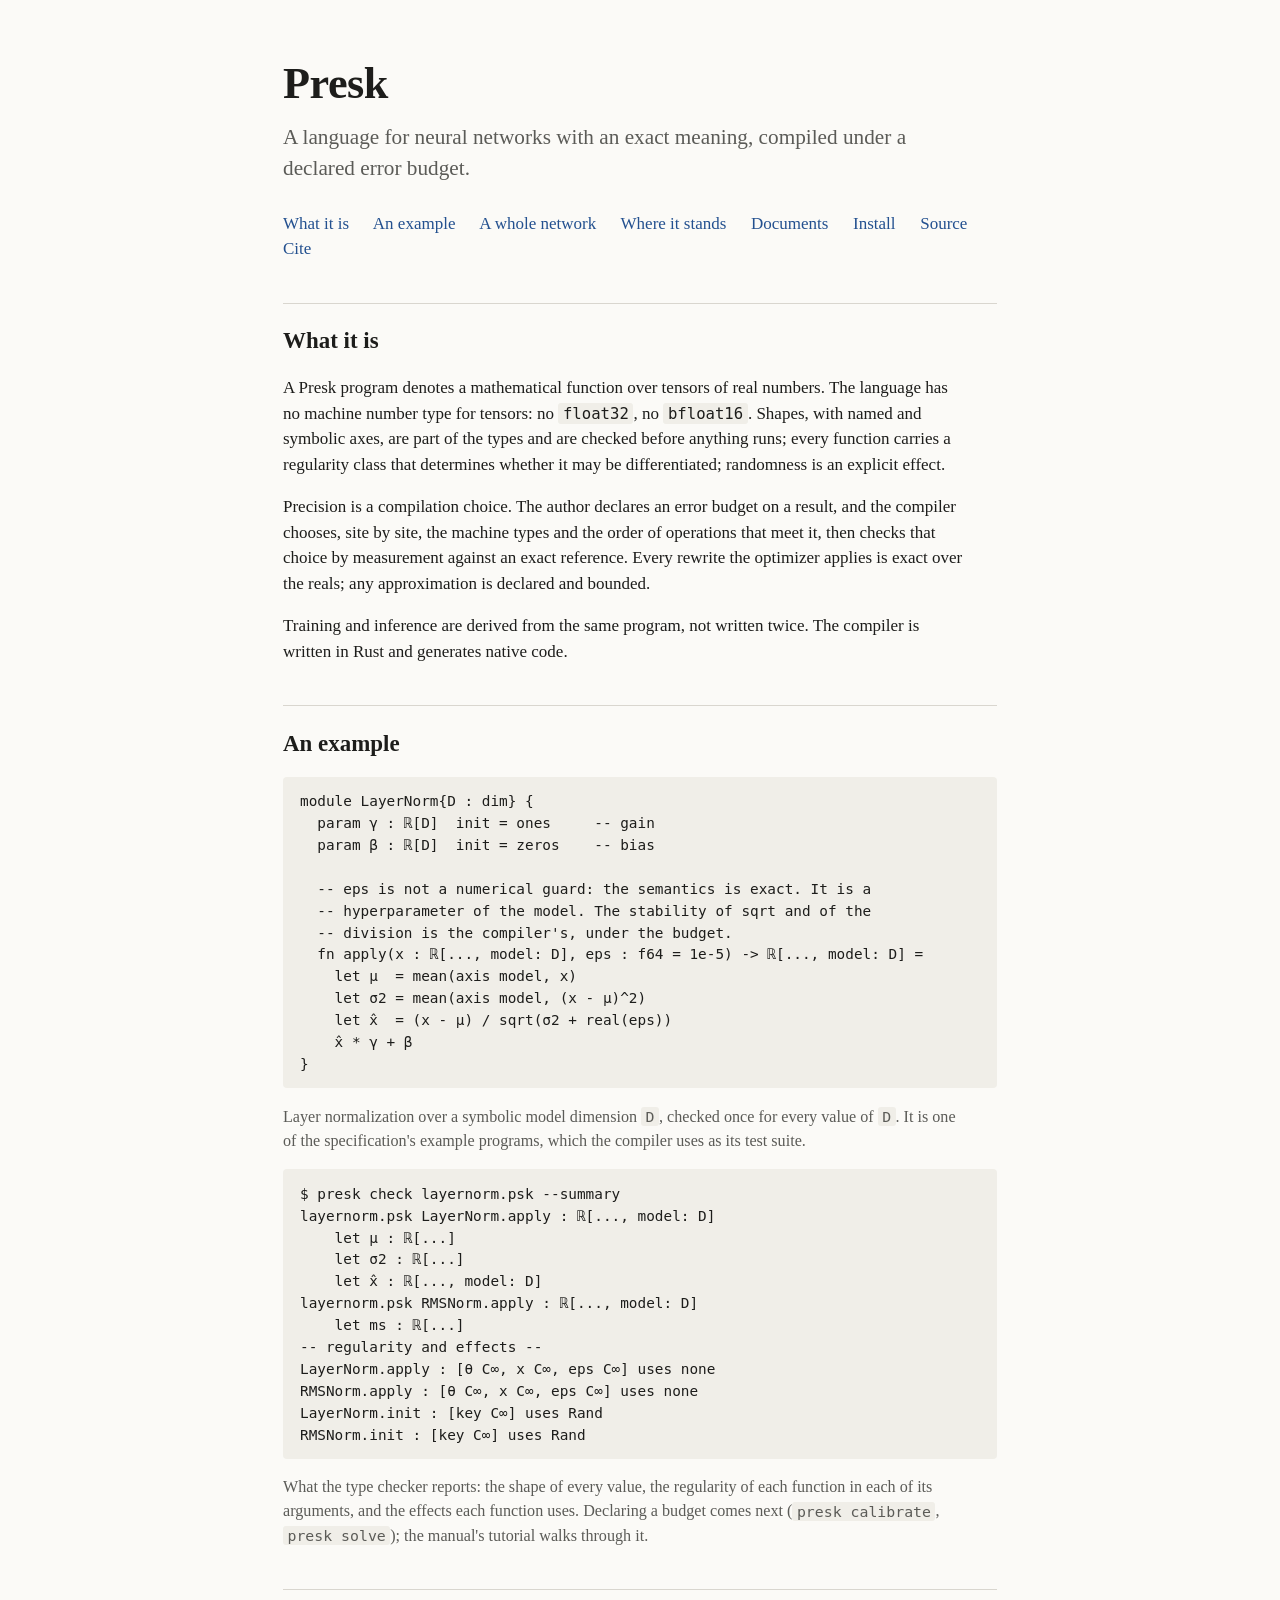
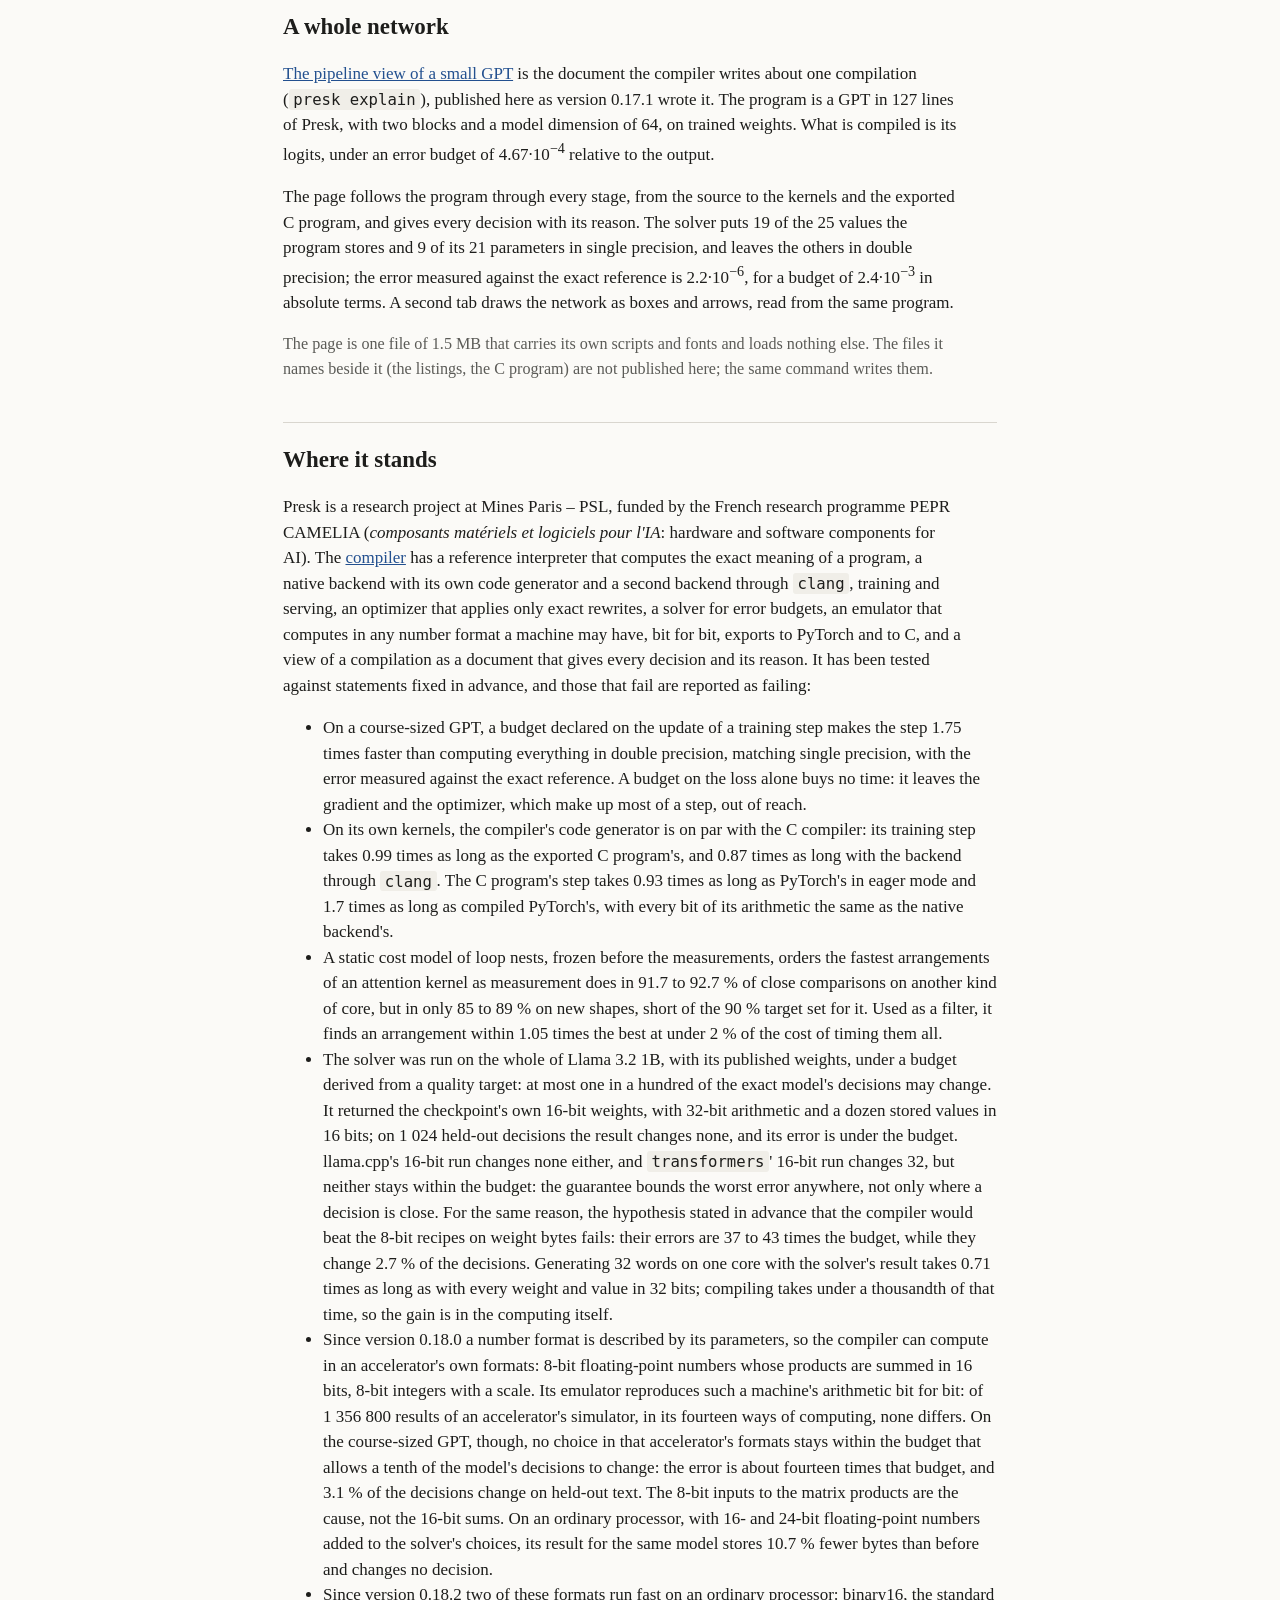
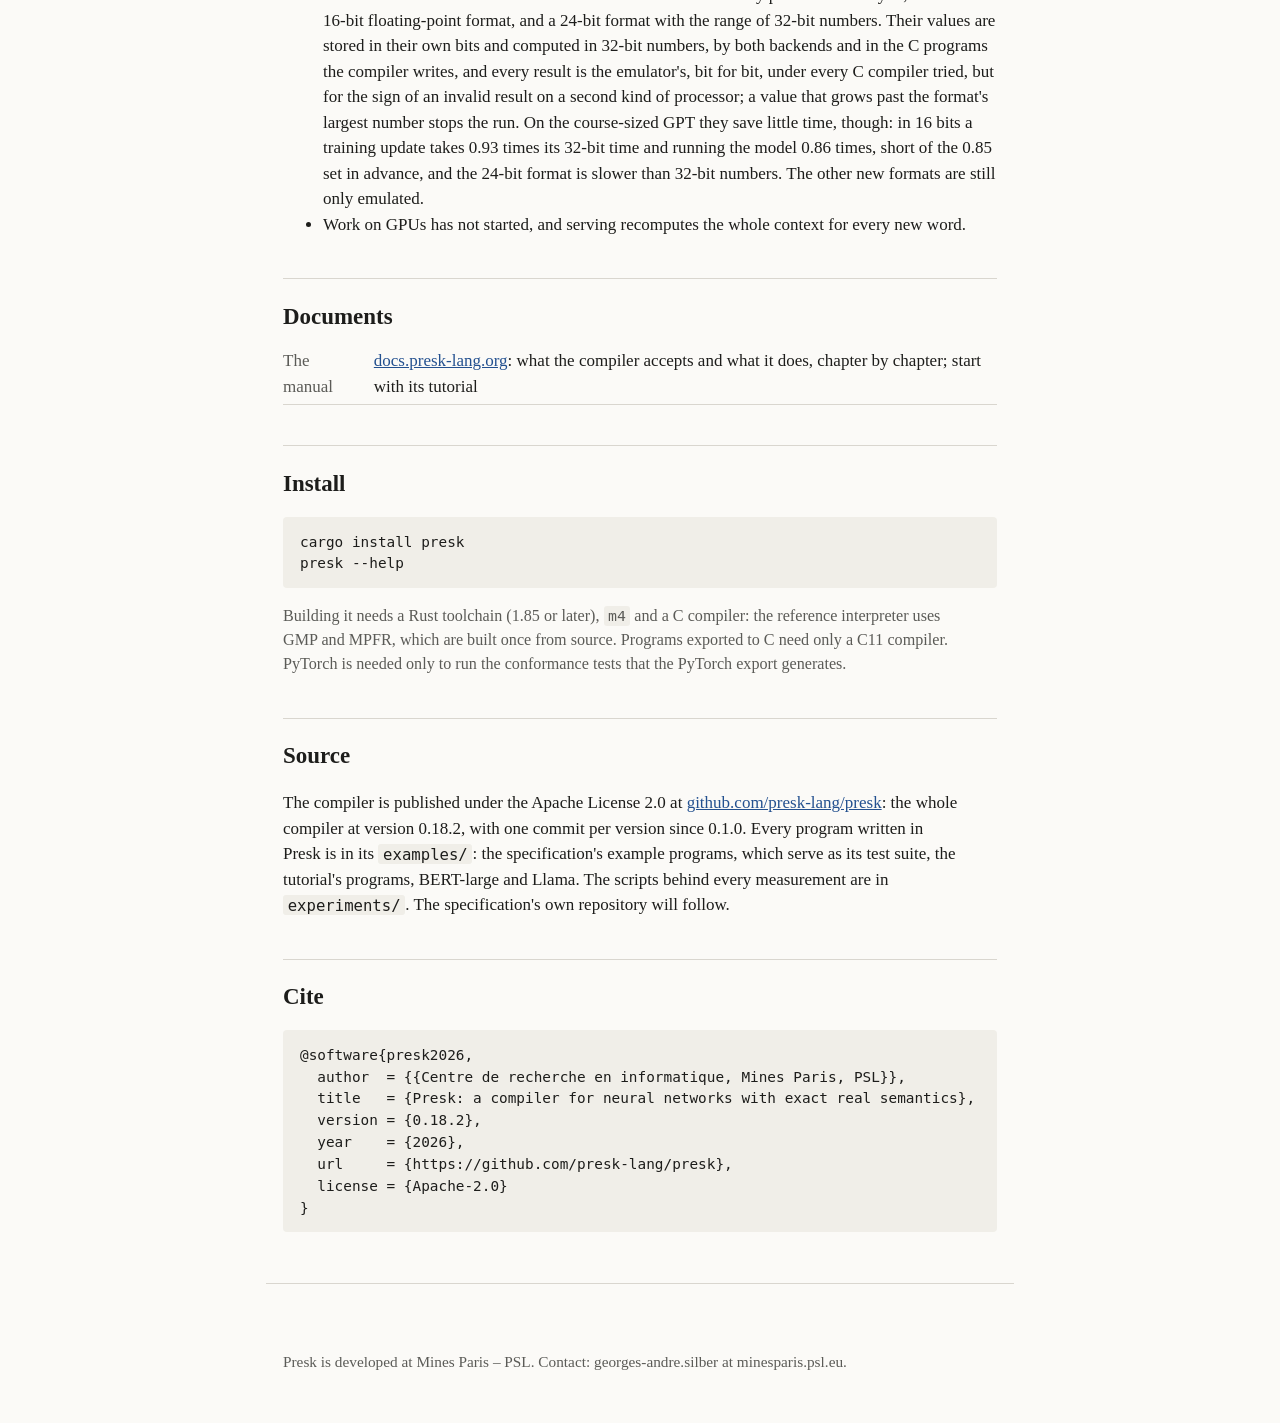
<file: site/index.html>
<!doctype html>
<html lang="en">
<head>
<meta charset="utf-8">
<meta name="viewport" content="width=device-width, initial-scale=1">
<title>Presk</title>
<meta name="description" content="Presk is a language and compiler for neural networks whose programs have an exact mathematical meaning and are compiled under a declared error budget.">
<link rel="stylesheet" href="style.css">
</head>
<body>

<header>
  <h1>Presk</h1>
  <!-- The tagline follows the report's framing; kept by the user on 2026-11-09
       (presk-project/docs/publication-2026-11-09.md, decision 6). -->
  <p class="tagline">A language for neural networks with an exact meaning, compiled under a declared error budget.</p>
  <nav>
    <a href="#what">What it is</a>
    <a href="#example">An example</a>
    <a href="#network">A whole network</a>
    <a href="#status">Where it stands</a>
    <a href="#documents">Documents</a>
    <a href="#install">Install</a>
    <a href="#source">Source</a>
    <a href="#cite">Cite</a>
  </nav>
</header>

<main>

<h2 id="what">What it is</h2>
<p>A Presk program denotes a mathematical function over tensors of real
numbers. The language has no machine number type for tensors: no <code>float32</code>,
no <code>bfloat16</code>. Shapes, with named and symbolic axes, are part of
the types and are checked before anything runs; every function carries a
regularity class that determines whether it may be differentiated; randomness
is an explicit effect.</p>
<p>Precision is a compilation choice. The author declares an error budget
on a result, and the compiler chooses, site by site, the machine types and
the order of operations that meet it, then checks that choice by measurement
against an exact reference. Every rewrite the optimizer applies is exact
over the reals; any approximation is declared and bounded.</p>
<p>Training and inference are derived from the same program, not written
twice. The compiler is written in Rust and generates native code.</p>

<h2 id="example">An example</h2>
<!-- presk's examples/spec/layernorm/layernorm.psk at v0.18.2, unchanged since v0.17.2 (the specification's programs
     moved there, D198), the LayerNorm module, verbatim (comments shortened). -->
<pre><code>module LayerNorm{D : dim} {
  param γ : ℝ[D]  init = ones     -- gain
  param β : ℝ[D]  init = zeros    -- bias

  -- eps is not a numerical guard: the semantics is exact. It is a
  -- hyperparameter of the model. The stability of sqrt and of the
  -- division is the compiler's, under the budget.
  fn apply(x : ℝ[..., model: D], eps : f64 = 1e-5) -> ℝ[..., model: D] =
    let μ  = mean(axis model, x)
    let σ2 = mean(axis model, (x - μ)^2)
    let x̂  = (x - μ) / sqrt(σ2 + real(eps))
    x̂ * γ + β
}</code></pre>
<p class="note">Layer normalization over a symbolic model dimension
<code>D</code>, checked once for every value of <code>D</code>. It is one of
the specification's example programs, which the compiler uses as its test
suite.</p>
<!-- The output of `presk check layernorm.psk --summary` in examples/spec/layernorm/ at 0.18.2 (the file also
     holds an RMSNorm module), verbatim, 2026-11-19; the same as at 0.17.1, 0.17.2 and 0.18.0. -->
<pre><code>$ presk check layernorm.psk --summary
layernorm.psk LayerNorm.apply : ℝ[..., model: D]
    let μ : ℝ[...]
    let σ2 : ℝ[...]
    let x̂ : ℝ[..., model: D]
layernorm.psk RMSNorm.apply : ℝ[..., model: D]
    let ms : ℝ[...]
-- regularity and effects --
LayerNorm.apply : [θ C∞, x C∞, eps C∞] uses none
RMSNorm.apply : [θ C∞, x C∞, eps C∞] uses none
LayerNorm.init : [key C∞] uses Rand
RMSNorm.init : [key C∞] uses Rand</code></pre>
<p class="note">What the type checker reports: the shape of every value,
the regularity of each function in each of its arguments, and the effects
each function uses. Declaring a budget comes next (<code>presk
calibrate</code>, <code>presk solve</code>); the manual's tutorial walks
through it.</p>

<h2 id="network">A whole network</h2>
<!-- gpt/index.html is the page `presk explain --format html` wrote at 0.17.1 for the entry `logits` of
     experiments/margins.psk (its header comment one sentence shorter), which imports the GPT of
     corpus/nlp/05_gpt.psk (D = 64, H = 2, L = 2; B = 2, T = 256), on trained weights, under the budget
     4.67e-4, planned under the profile crates/presk-explain/tests/data/x925-frozen.json, for the native and C
     targets; copied byte for byte on 2026-11-13
     (sha256 ff8ad4639ec587b3fc592a58bb6254cee344630f6ca1f640d9ba2fb06923d011). The numbers below are those of
     its sections 0 and 6.3; the 127 lines are its section 1's listing of 05_gpt.psk. -->
<p><a href="gpt/">The pipeline view of a small GPT</a> is the document the
compiler writes about one compilation (<code>presk explain</code>),
published here as version 0.17.1 wrote it. The program is a GPT in 127
lines of Presk, with two blocks and a model dimension of 64, on trained
weights. What is compiled is its logits, under an error budget of
4.67·10<sup>−4</sup> relative to the output.</p>
<p>The page follows the program through every stage, from the source to
the kernels and the exported C program, and gives every decision with its
reason. The solver puts 19 of the 25 values the program stores and 9 of
its 21 parameters in single precision, and leaves the others in double
precision; the error measured against the exact reference is
2.2·10<sup>−6</sup>, for a budget of 2.4·10<sup>−3</sup> in absolute terms.
A second tab draws the network as boxes and arrows, read from the same
program.</p>
<p class="note">The page is one file of 1.5&nbsp;MB that carries its own
scripts and fonts and loads nothing else. The files it names beside it
(the listings, the C program) are not published here; the same command
writes them.</p>

<h2 id="status">Where it stands</h2>
<!-- In step with presk-specs/docs/status-2026-11-18-0.18.2.md (version 0.18.2, tagged 2026-11-19), the
     0.18.0 note it follows (status-2026-11-14-0.18.0.md) and the
     compiler's CHANGELOG; what fails is said to fail. Each number's record is in the comment beside it. -->
<!-- The funding sentence is the user's (2026-11-12). -->
<p>Presk is a research project at Mines Paris – PSL, funded by the French
research programme PEPR CAMELIA (<i lang="fr">composants matériels et
logiciels pour l'IA</i>: hardware and software components for AI). The
<a href="https://github.com/presk-lang/presk">compiler</a> has a reference
interpreter that computes the exact meaning of a program, a native backend
with its own code generator and a second backend through
<code>clang</code>, training and serving, an optimizer that applies only
exact rewrites, a solver for error budgets, an emulator that computes in
any number format a machine may have, bit for bit, exports to PyTorch and
to C, and a view of a compilation as a document that gives every decision
and its reason. It has been tested against statements fixed in advance, and
those that fail are reported as failing:</p>
<ul>
  <!-- D127 (five processes): the step under the solved update budget 13.91 s against 24.35 all-f64, all-f32 1.76x;
       H6 fails (a budget on the loss buys no time); H7 holds. -->
  <li>On a course-sized GPT, a budget declared on the update of a
  training step makes the step 1.75 times faster than computing
  everything in double precision, matching single precision, with the
  error measured against the exact reference. A budget on the loss alone
  buys no time: it leaves the gradient and the optimizer, which make up
  most of a step, out of reach.</li>
  <!-- D181 (0.17.0 step 8, D127's protocol): Cranelift with level 2 0.994x the C program's step, the LLVM backend
       0.871x; D166/D153: the C step 0.93x PyTorch eager's, 1.7x compiled PyTorch's (2.0x like for like). -->
  <li>On its own kernels, the compiler's code generator is on par with the
  C compiler: its training step takes 0.99 times as long as the exported C
  program's, and 0.87 times as long with the backend through
  <code>clang</code>. The C program's step takes 0.93 times as long as
  PyTorch's in eager mode and 1.7 times as long as compiled PyTorch's,
  with every bit of its arithmetic the same as the native backend's.</li>
  <!-- D72, D73 (0.8.0): F2 92.7 % and 91.7 % on the A725 cores, F1 85.4–88.8 % on new shapes; within 1.05x of the
       best; under 2 % of the cost (the manual's experiments chapter, §8). -->
  <li>A static cost model of loop nests, frozen before the measurements,
  orders the fastest arrangements of an attention kernel as measurement
  does in 91.7 to 92.7&nbsp;% of close comparisons on another kind of core,
  but in only 85 to 89&nbsp;% on new shapes, short of the 90&nbsp;% target
  set for it. Used as a filter, it finds an arrangement within 1.05 times
  the best at under 2&nbsp;% of the cost of timing them all.</li>
  <!-- D186–D190 (0.17.1, status-2026-11-08-0.17.1.md §3): eps*(1 %) = 3.81e-3; the eighth solve B: bf16 weights,
       f32 arithmetic, twelve stored values bf16, 0 of 1 024 held-out decisions changed, 7.7e-4 under 3.81e-3;
       llama.cpp BF16 0.257 and 0 flips (certifiable at delta = 0.38), transformers bfloat16 0.566 and 32 flips;
       Q8_0 1.31 GB and 28 flips; RW7 fails at every delta. -->
  <li>The solver was run on the whole of Llama 3.2 1B, with its published
  weights, under a budget derived from a quality target: at most one in a
  hundred of the exact model's decisions may change. It returned the
  checkpoint's own 16-bit weights, with 32-bit arithmetic and a dozen
  stored values in 16 bits; on 1&nbsp;024 held-out decisions the result
  changes none, and its error is under the budget. llama.cpp's 16-bit
  run changes none either, and <code>transformers</code>' 16-bit run
  changes 32, but neither stays within the budget: the guarantee bounds
  the worst error anywhere, not only where a decision is close. For the
  same reason, the hypothesis stated in advance that the compiler would
  beat the 8-bit recipes on weight bytes fails: their errors are 37 to
  43 times the budget, while they change 2.7&nbsp;% of the decisions.
  <!-- D201 (0.17.2, SR5a; status-2026-11-12-0.17.2.md §5): 32 tokens served on one X925 core, the median of
       three processes: all-f32 763.7 s, the eighth solve B 543.6 s (0.712); compiling the 32 lengths 0.30 to
       0.39 s of 423 to 773 s; B's computing alone 0.686 of all-f32's. -->
  Generating 32 words on one core with the solver's result takes 0.71
  times as long as with every weight and value in 32 bits; compiling takes
  under a thousandth of that time, so the gain is in the computing itself.</li>
  <!-- D203–D209 (0.18.0; status-2026-11-14-0.18.0.md §3 and §5): MT2, 100 tiles of each of the accelerator's
       simulator's fourteen modes, 1 356 800 values, none differs (the first run's 1 621 NaNs differed in sign:
       the format's default NaN is now one of its parameters); MT5, the course GPT's logits at D = 64 in the
       accelerator's types inside none of eps*(1e-1) = 4.735e-2, eps*(1e-2), eps*(1e-3): gap 0.677 on the 461
       held-out windows (14 times eps*(1e-1)), 3 657 of 118 016 decisions changed, 3 652 with 32-bit or exact
       sums; MT6, binary16 and e8m15 on the menu at V6's budget: 3.42e6 bytes stored against D170's 3.83e6
       (10.7 % fewer), no decision changed; the native, LLVM and C backends refuse the new formats (E7005). -->
  <li>Since version 0.18.0 a number format is described by its
  parameters, so the compiler can compute in an accelerator's own
  formats: 8-bit floating-point numbers whose products are summed in 16
  bits, 8-bit integers with a scale. Its emulator reproduces such a
  machine's arithmetic bit for bit: of 1&nbsp;356&nbsp;800 results of an
  accelerator's simulator, in its fourteen ways of computing, none
  differs. On the course-sized GPT, though, no choice in that
  accelerator's formats stays within the budget that allows a tenth of the
  model's decisions to change: the error is about fourteen times that
  budget, and 3.1&nbsp;% of the decisions change on held-out text. The
  8-bit inputs to the matrix products are the cause, not the 16-bit sums.
  On an ordinary processor, with 16- and 24-bit floating-point numbers
  added to the solver's choices, its result for the same model stores
  10.7&nbsp;% fewer bytes than before and changes no decision.</li>
  <!-- D215–D220 (0.18.2; status-2026-11-18-0.18.2.md §1, §3 and §5): FC1, every f32 converted to binary16 and
       e8m15 and back on the native and LLVM backends and in the exported C under four compilers; FC2, the
       emulator's bits on every executor, but on x86-64 the sign of a NaN an invalid operation generates; the
       overflow guard (E7007, FC6), +1.22 % in C; FC4 fails, the course GPT's AdamW step in binary16 0.927x
       all-f32's time on the LLVM backend (12.98 ms against 14.00, D220); FC5 fails, its forward pass 0.857x
       (731.15 ms against 852.99, D219), the plan's bound 0.85x for both; e8m15's forward pass 2.14x; the 8-bit
       floats, a nest's other formats and the affine formats still emulated (E7005 on the fast backends). -->
  <li>Since version 0.18.2 two of these formats run fast on an ordinary
  processor: binary16, the standard 16-bit floating-point format, and a
  24-bit format with the range of 32-bit numbers. Their values are stored
  in their own bits and computed in 32-bit numbers, by both backends and
  in the C programs the compiler writes, and every result is the
  emulator's, bit for bit, under every C compiler tried, but for the
  sign of an invalid result on a second kind of processor; a value that
  grows past the format's largest number stops the run. On the
  course-sized GPT they save little time, though: in 16 bits a training
  update takes 0.93 times its 32-bit time and running the model 0.86
  times, short of the 0.85 set in advance, and the 24-bit format is
  slower than 32-bit numbers. The other new formats are still only
  emulated.</li>
  <li>Work on GPUs has not started, and serving recomputes the whole
  context for every new word.</li>
</ul>

<h2 id="documents">Documents</h2>
<!-- No PDF on the site for now (the user, 2026-11-11): the report and the
     language reference stay in presk-specs. -->
<table>
  <tr><th>The manual</th><td><a href="https://docs.presk-lang.org">docs.presk-lang.org</a>: what the compiler accepts and what it does, chapter by chapter; start with its tutorial</td></tr>
</table>

<h2 id="install">Install</h2>
<!-- The crate `presk` on crates.io, published from the public repository at 0.18.2 (presk's CONTRIBUTING.md). -->
<pre><code>cargo install presk
presk --help</code></pre>
<p class="note">Building it needs a Rust toolchain (1.85 or later),
<code>m4</code> and a C compiler: the reference interpreter uses GMP and
MPFR, which are built once from source. Programs exported to C need only a
C11 compiler. PyTorch is needed only to run the conformance tests that the
PyTorch export generates.</p>

<h2 id="source">Source</h2>
<p>The compiler is published under the Apache License 2.0 at
<a href="https://github.com/presk-lang/presk">github.com/presk-lang/presk</a>:
the whole compiler at version 0.18.2, with one commit per version since
0.1.0. Every program written in Presk is in its <code>examples/</code>:
the specification's example programs, which serve as its test suite, the
tutorial's programs, BERT-large and Llama. The scripts behind every
measurement are in <code>experiments/</code>. The specification's own
repository will follow.</p>

<h2 id="cite">Cite</h2>
<!-- From presk's CITATION.cff; the author is the institution (2026-11-13). -->
<pre><code>@software{presk2026,
  author  = {{Centre de recherche en informatique, Mines Paris, PSL}},
  title   = {Presk: a compiler for neural networks with exact real semantics},
  version = {0.18.2},
  year    = {2026},
  url     = {https://github.com/presk-lang/presk},
  license = {Apache-2.0}
}</code></pre>

</main>

<footer>
  <p>Presk is developed at Mines Paris – PSL. Contact: georges-andre.silber at minesparis.psl.eu.</p>
</footer>

</body>
</html>
</file>
<file: site/style.css>
:root {
  --ink: #1d1d1b;
  --muted: #5b5b57;
  --rule: #d9d6cf;
  --bg: #fbfaf7;
  --accent: #23508f;
  --code: #f0eee8;
}
@media (prefers-color-scheme: dark) {
  :root {
    --ink: #e8e6e0;
    --muted: #a9a69e;
    --rule: #3a3a37;
    --bg: #161614;
    --accent: #8fb4ec;
    --code: #232321;
  }
}
* { box-sizing: border-box; }
html { font-size: 17px; }
body {
  margin: 0;
  background: var(--bg);
  color: var(--ink);
  font-family: Georgia, "Times New Roman", serif;
  line-height: 1.5;
}
main, header, footer { max-width: 44rem; margin: 0 auto; padding: 0 1rem; }
header { padding-top: 3rem; }
header h1 { font-size: 2.6rem; margin: 0 0 .25rem; letter-spacing: -.01em; }
header p.tagline { font-size: 1.25rem; color: var(--muted); margin: 0 0 1.5rem; }
nav a { margin-right: 1.2rem; color: var(--accent); text-decoration: none; }
nav a:hover { text-decoration: underline; }
h2 { font-size: 1.35rem; margin: 2.4rem 0 .6rem; padding-top: 1.2rem; border-top: 1px solid var(--rule); }
p, li { max-width: 40rem; }
a { color: var(--accent); }
code, pre {
  font-family: "SF Mono", Menlo, Consolas, "DejaVu Sans Mono", monospace;
  font-size: .92em;
  background: var(--code);
}
code { padding: .05em .3em; border-radius: 3px; }
pre { padding: .8rem 1rem; overflow-x: auto; border-radius: 4px; line-height: 1.4; }
pre code { background: none; padding: 0; }
table { border-collapse: collapse; margin: .6rem 0 1rem; }
td, th { text-align: left; padding: .25rem .9rem .25rem 0; vertical-align: top; border-bottom: 1px solid var(--rule); }
th { color: var(--muted); font-weight: normal; }
footer { color: var(--muted); font-size: .9rem; padding: 3rem 1rem 2rem; border-top: 1px solid var(--rule); margin-top: 3rem; }
.note { color: var(--muted); font-size: .95rem; }
</file>
